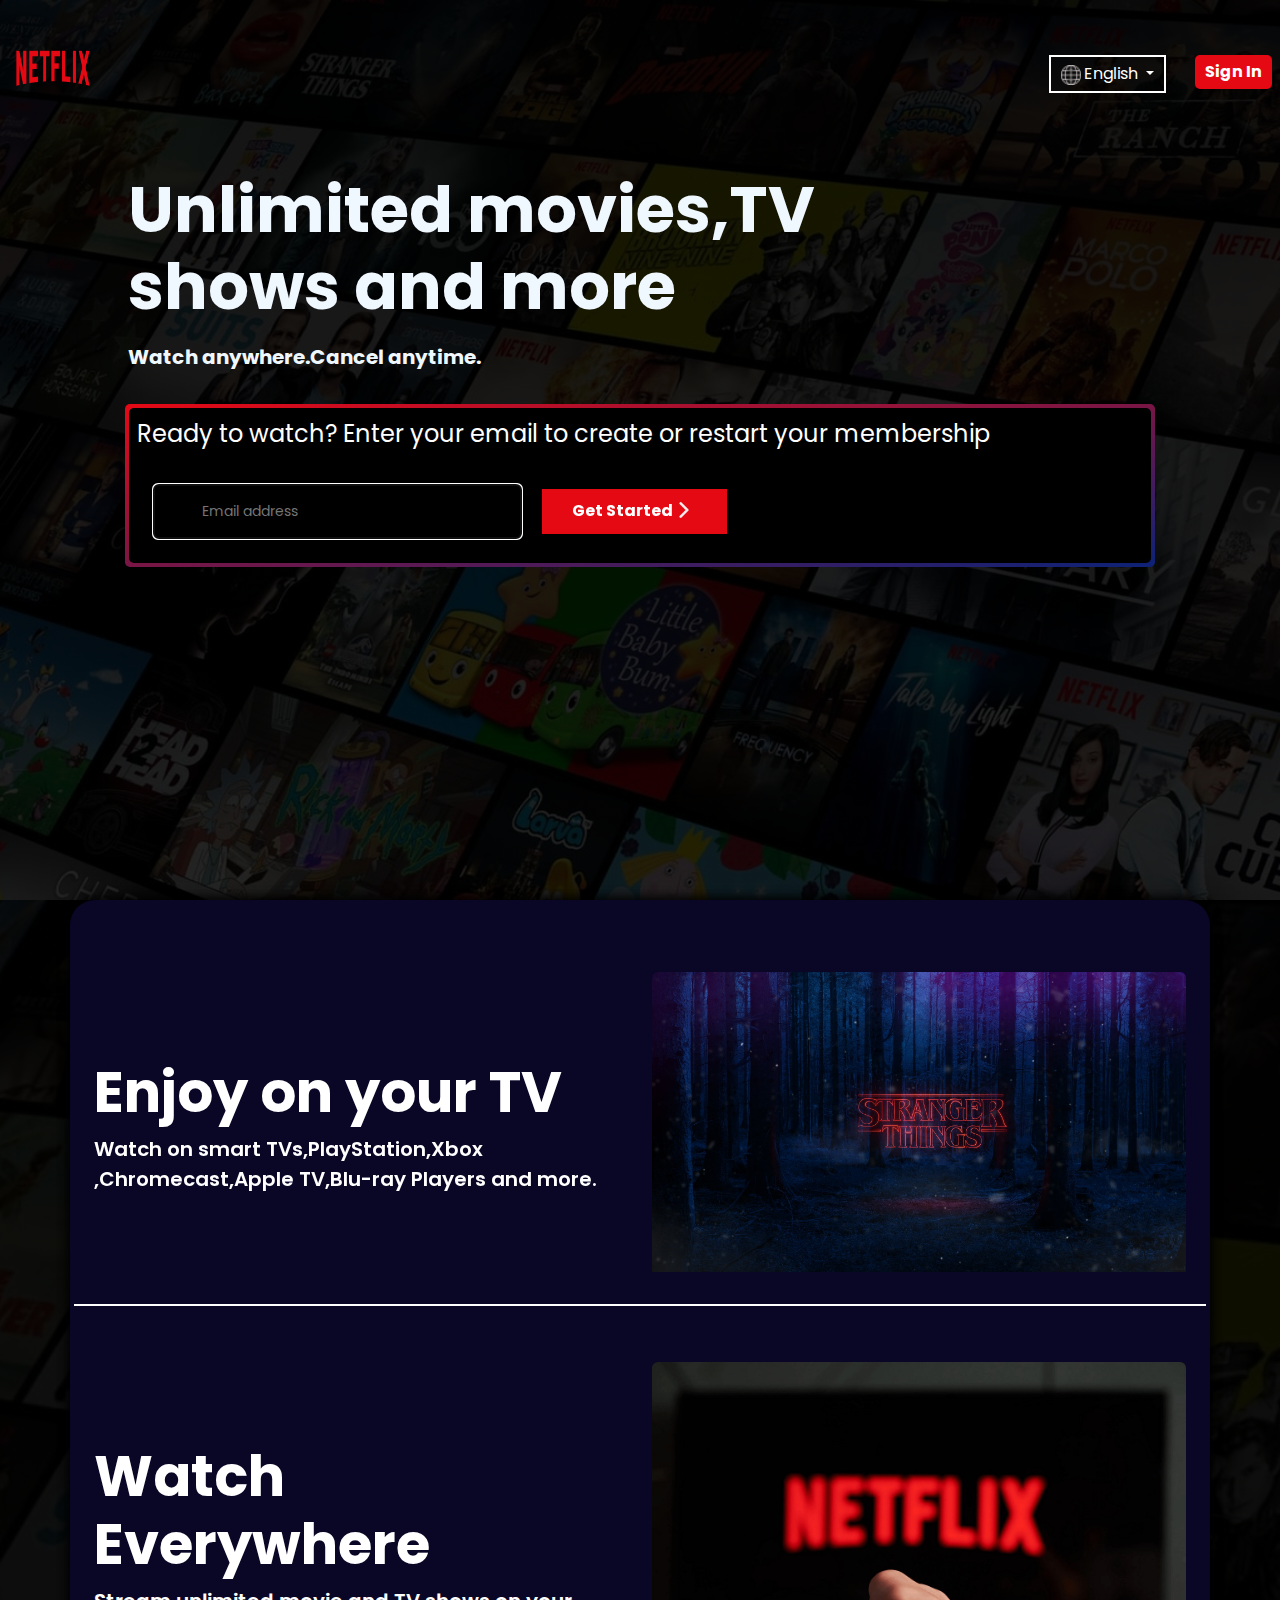
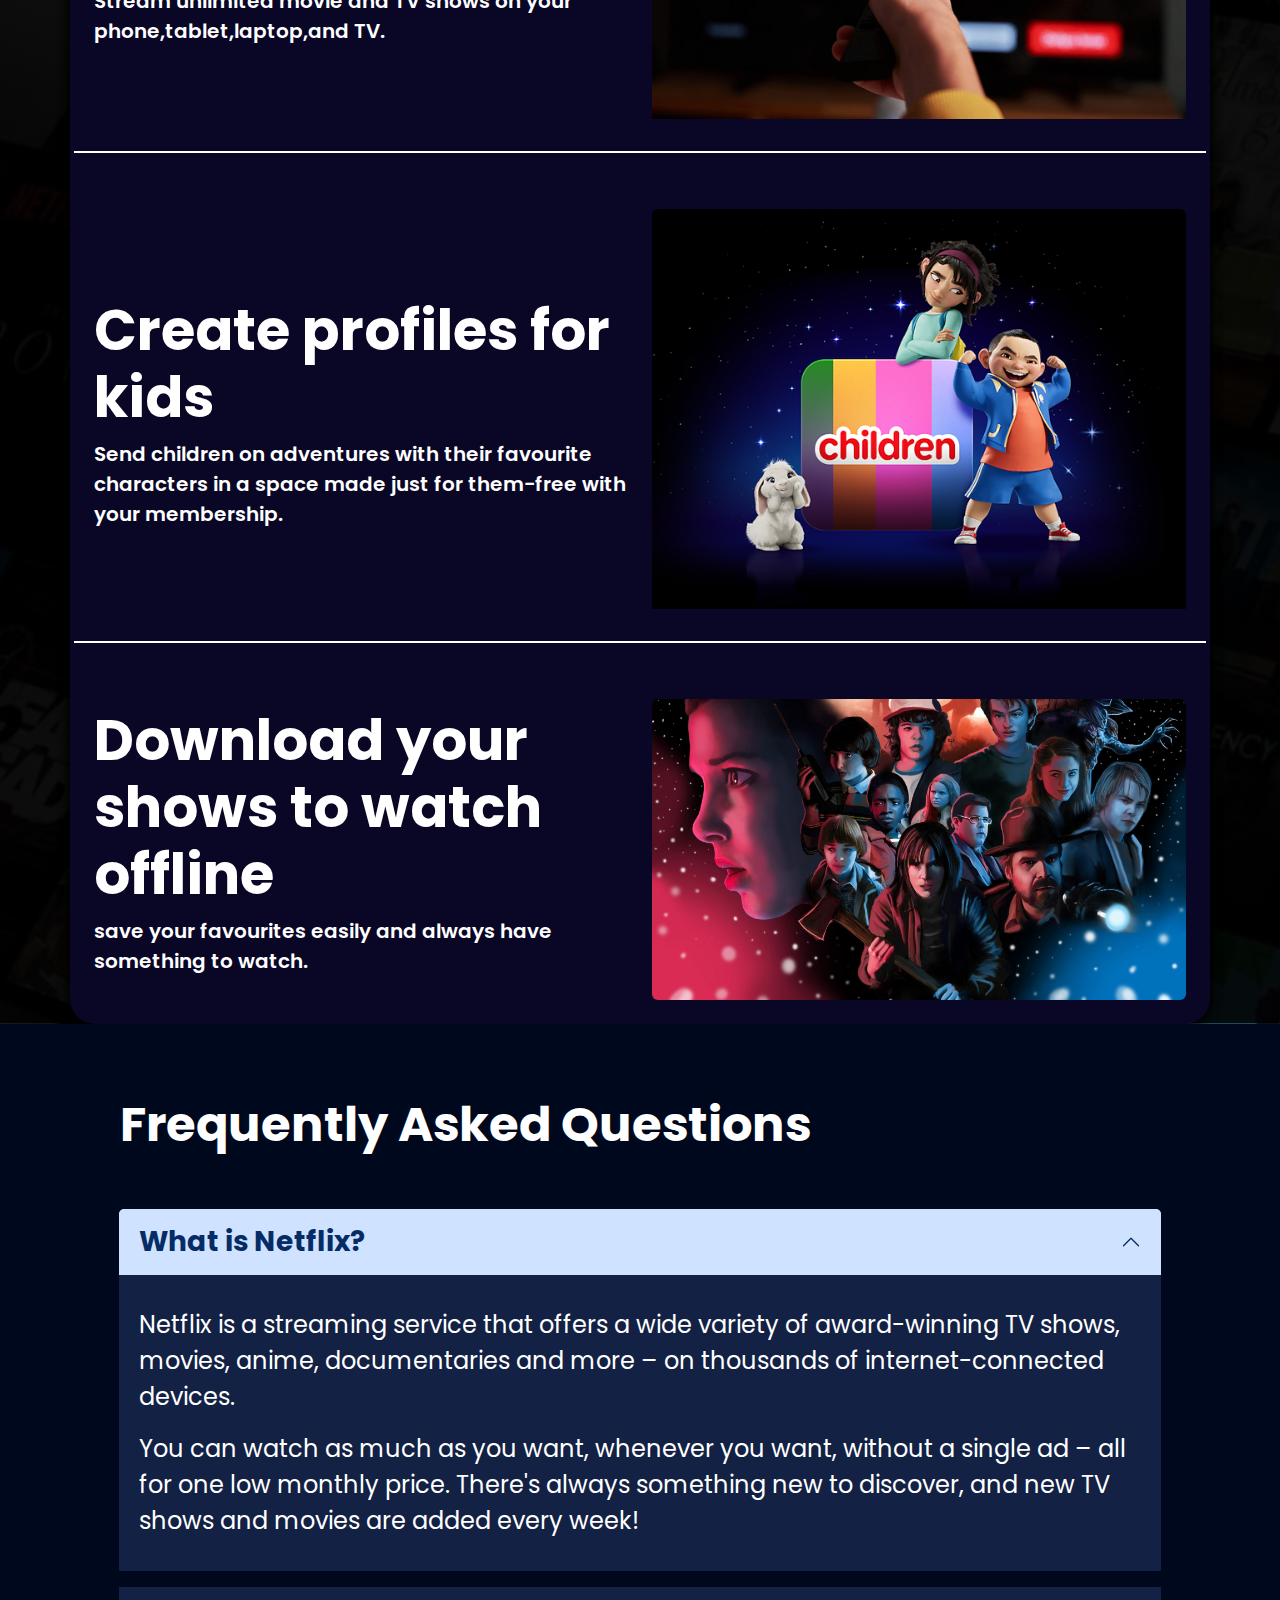
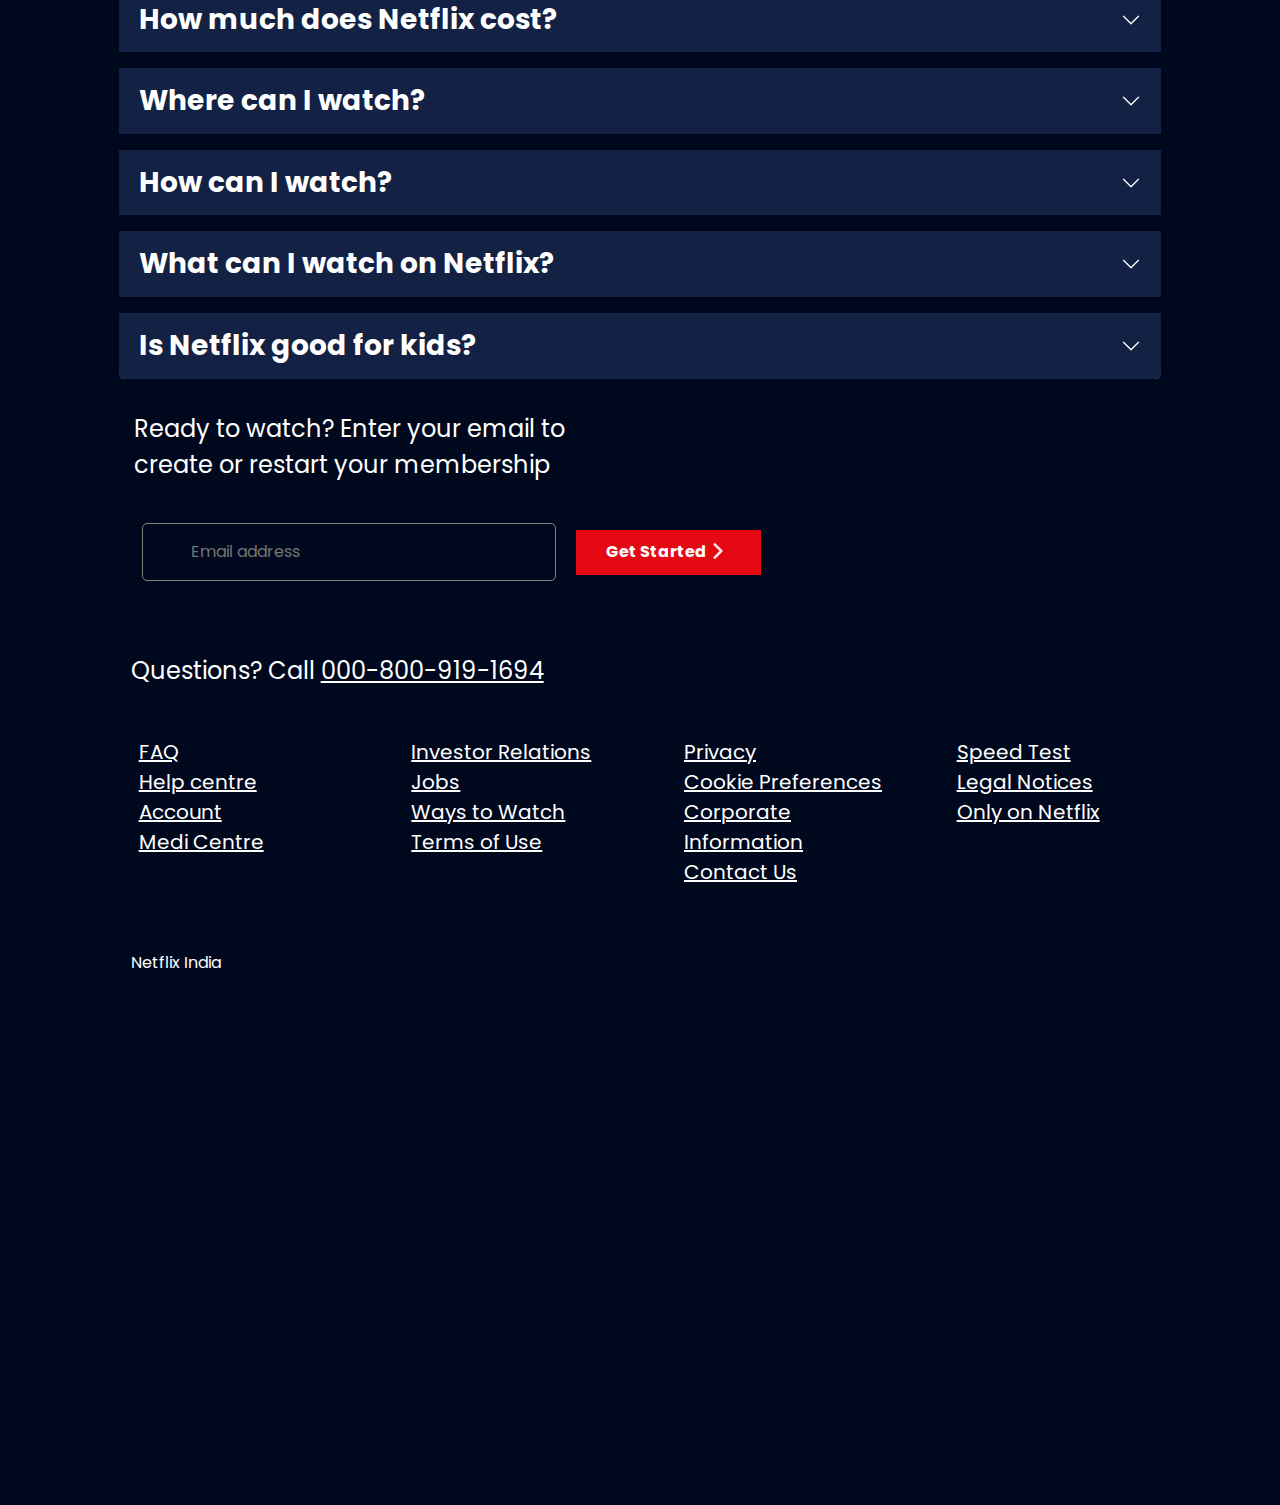
<file: index.html>
<!DOCTYPE html>
<html lang="en">
<head>
    <meta charset="UTF-8">
    <meta http-equiv="X-UA-Compatible" content="IE=edge">
    <meta name="viewport" content="width=device-width, initial-scale=1.0">
    <title>Netflix India</title>
    <link rel="icon" href="new2.png">
      <!-- applay bootstrap css-->
      <link href="https://cdn.jsdelivr.net/npm/bootstrap@5.2.3/dist/css/bootstrap.min.css" rel="stylesheet">
      <link rel="stylesheet" href="netflix.css">

      <!-- fonts -->
      <link rel="preconnect" href="https://fonts.googleapis.com">
      <link rel="preconnect" href="https://fonts.gstatic.com" crossorigin>
      <link href="https://fonts.googleapis.com/css2?family=Poppins&display=swap" rel="stylesheet">
</head>
<body>
    
    <div class="container-fluid col-12 p-2" id="container-fluid">


      <!-- navbar -->
     
      <nav class="navbar">


        <div class="container-fluid p-0">

          <p class="navbar-brand"><img src="netflixbg-0.png" alt="" width="90px" height="90px"></p>

          <div class="siginin">

            <!-- <select name="" id="" class="me-5">

              <option value=""><img src="internet.png" alt="" width="10px" height="10px">English</option>
              <option value="">Tamil</option>

            </select> -->

            <ul class="navbar-nav me-lg-2 me-sm-1">

              <li class="nav-item">
                <a class="nav-link dropdown-toggle" href="#" role="button" data-bs-toggle="dropdown" aria-expanded="false">
                  <img src="language.png" alt="" width="20px" height="20px">English
                </a>
                <ul class="dropdown-menu">
                  <li><a class="dropdown-item" href="#"><img src="language.png" alt="" width="20px" height="20px">Tamil</a></li>
                </ul>
              </li>
    
            </ul>


            <div class="ms-lg-3 ms-sm-auto">
              <button class="" onclick="change()">Sign In</button>
            </div>
           

          </div>

          

        </div>
     



      </nav>

      <!-- home -->
     

      <div class="container row mt-3 ms-5">
        <div class="col-10 mt-3" >

          <h1 class="text-start  fw-bold   ms-lg-5  display-3 ">Unlimited movies,TV shows and more</h1>
          <p class="text-start   fw-bold  ms-lg-5  mt-3 fs-5">Watch anywhere.Cancel anytime.</p>


        </div>
      </div>


      <div class="row  gg mt-3 ">
        <div class="col-6 gf p-1">
          <div class="col-6  p-2 bg">

            <p class="fs-4">Ready to watch? Enter your email to create or restart your membership</p>
            <div class="inputhome">
  
              <input type="email" placeholder="Email address" class=" form-control-sm m-lg-3 px-lg-5 px-0 py-lg-3" autofocus>
              <button class="mt-3 mb-3">Get Started <img src="right-arrow.png" alt=""style="margin: 3px 5px 6px 0px ;"></button>
            
            
            </div>


          </div>

        </div>
      </div>


<!-- m-lg-3 px-lg-5 py-lg-3 -->

    </div>

<!-- about -->

  <section id="about">

    <div class="container aboutcontainer p-sm-3 text-start">

        <div class="row aboutrow1 border-bottom border-white border-2 p-2 mt-5">

          <div class="col-lg-6 col-12 aboutcol1">
            <h1 class="display-4 fw-bold">Enjoy on your TV</h1>
            <p class="fs-5 text-start">Watch on smart TVs,PlayStation,Xbox <br> ,Chromecast,Apple TV,Blu-ray Players and more.</p>
          </div>

          <div class="col-lg-6 col-md-6 col-12 aboutcol1 py-lg-0 py-3">
            <img src="net2.jpg" alt=""class="img-fluid rounded pb-4">
          </div>

        </div>


        <div class="row aboutrow1 border-bottom border-white border-2  p-2 mt-5">

          <div class="col-lg-6 col-12 aboutcol1">
            <h1 class="display-4 fw-bold">Watch Everywhere</h1>
            <p class="fs-5">Stream unlimited movie and TV shows on your phone,tablet,laptop,and TV.</p>
          </div>

          <div class="col-lg-6 col-md-6 col-12 aboutcol1 py-lg-0 py-3">
            <img src="net1.png" alt=""class="img-fluid rounded pb-4">
          </div>

        </div>


        <div class="row aboutrow1 border-bottom border-white border-2  p-2 mt-5">

          <div class="col-lg-6 col-12 aboutcol1">
            <h1 class="display-4 fw-bold">Create profiles for kids</h1>
            <p class="fs-5">Send children on adventures with their favourite characters in a space made just for them-free with your membership.</p>
          </div>

          <div class="col-lg-6 col-md-6 col-12 aboutcol1 py-lg-0 py-3">
            <img src="net-4.png" alt=""class="img-fluid rounded pb-4">
          </div>

        </div>




        <div class="row aboutrow1 p-2 mt-5">

          <div class="col-lg-6 col-12 aboutcol1">
            <h1 class="display-4 fw-bold">Download your shows to watch offline</h1>
            <p class="fs-5">save your favourites easily and always have something to watch.</p>
          </div>

          <div class="col-lg-6 col-md-6 col-12 aboutcol1 py-lg-0 py-3">
            <img src="net-8.jpg" alt=""class="img-fluid rounded">
          </div>

        </div>


    </div>

  </section>


<!-- servics -->

  <section id="servics">

    <div class="p-5 ms-5 ">
        <h1 class="display-5 text-white fw-bold mt-4 ms-lg-4 text-lg-start text-center">Frequently Asked Questions</h1>
    </div>    


    <div class="container-fluid col-10" >

      <div class="accordion" id="accordionExample">
        <div class="accordion-item mb-3 border-0">
          <h2 class="accordion-header" id="headingOne">
            <button class="accordion-button fs-3 fw-bold servics-bg " type="button" data-bs-toggle="collapse" data-bs-target="#collapseOne" aria-expanded="true" aria-controls="collapseOne">
              What is Netflix?
            </button>
          </h2>
          <div id="collapseOne" class="accordion-collapse collapse show" aria-labelledby="headingOne" data-bs-parent="#accordionExample">
            <div class="accordion-body servics-bg-inner fs-5">
              <p class="mt-3 fs-4">
                Netflix is a streaming service that offers a wide variety of award-winning TV shows, movies, anime, documentaries and more – on thousands of internet-connected devices.
              </p>
              <p class="mt-3 fs-4"> 
                You can watch as much as you want, whenever you want, without a single ad – all for one low monthly price. There's always something new to discover, and new TV shows and movies are added every week!
              </p>
            </div>
          </div>
        </div>
        <div class="accordion-item mb-3  border-0">
          <h2 class="accordion-header" id="headingTwo">
            <button class="accordion-button collapsed fs-3 fw-bold servics-bg" type="button" data-bs-toggle="collapse" data-bs-target="#collapseTwo" aria-expanded="false" aria-controls="collapseTwo">
              How much does Netflix cost?
            </button>
          </h2>
          <div id="collapseTwo" class="accordion-collapse collapse" aria-labelledby="headingTwo" data-bs-parent="#accordionExample">
            <div class="accordion-body servics-bg-inner fs-5">
              <p class="mt-3 fs-4">
                Watch Netflix on your smartphone, tablet, Smart TV, laptop, or streaming device, all for one fixed monthly fee. Plans range from ₹ 149 to ₹ 649 a month. No extra costs, no contracts.
              </p>
            </div>
          </div>
        </div>
        <div class="accordion-item mb-3  border-0">
          <h2 class="accordion-header" id="headingThree">
            <button class="accordion-button collapsed fs-3 fw-bold servics-bg" type="button" data-bs-toggle="collapse" data-bs-target="#collapseThree" aria-expanded="false" aria-controls="collapseThree">
              Where can I watch?
            </button>
          </h2>
          <div id="collapseThree" class="accordion-collapse collapse" aria-labelledby="headingThree" data-bs-parent="#accordionExample">
            <div class="accordion-body servics-bg-inner fs-5">
              <p class="mt-3 fs-4">
                Watch anywhere, anytime. Sign in with your Netflix account to watch instantly on the web at netflix.com from your personal computer or on any internet-connected device that offers the Netflix app, including smart TVs, smartphones, tablets, streaming media players and game consoles.
              </p>
              <p class="mt-3 fs-4">
                You can also download your favourite shows with the iOS, Android, or Windows 10 app. Use downloads to watch while you're on the go and without an internet connection. Take Netflix with you anywhere.
              </p>
            </div>
          </div>
        </div>
        <div class="accordion-item mb-3  border-0">
          <h2 class="accordion-header" id="headingfour">
            <button class="accordion-button collapsed fs-3 fw-bold servics-bg" type="button" data-bs-toggle="collapse" data-bs-target="#collapsefour" aria-expanded="false" aria-controls="collapsefour">
              How can I watch?
            </button>
          </h2>
          <div id="collapsefour" class="accordion-collapse collapse" aria-labelledby="headingfour" data-bs-parent="#accordionExample">
            <div class="accordion-body servics-bg-inner fs-5">
              <p class="mt-3 fs-4">
                Netflix is flexible. There are no annoying contracts and no commitments. You can easily cancel your account online in two clicks. There are no cancellation fees – start or stop your account anytime.
              </p>
            </div>
          </div>
        </div>
        
        <div class="accordion-item mb-3  border-0">
          <h2 class="accordion-header" id="headingfive">
            <button class="accordion-button collapsed fs-3 fw-bold servics-bg" type="button" data-bs-toggle="collapse" data-bs-target="#collapsefive" aria-expanded="false" aria-controls="collapsefive">
              What can I watch on Netflix?
            </button>
          </h2>
          <div id="collapsefive" class="accordion-collapse collapse" aria-labelledby="headingfive" data-bs-parent="#accordionExample">
            <div class="accordion-body servics-bg-inner fs-5">
              <p class="mt-3 fs-4">
                Netflix has an extensive library of feature films, documentaries, TV shows, anime, award-winning Netflix originals, and more. Watch as much as you want, anytime you want.
              </p>
            </div>
          </div>
        </div>

        <div class="accordion-item mb-3  border-0">
          <h2 class="accordion-header" id="headingSix">
            <button class="accordion-button collapsed fs-3 fw-bold servics-bg" type="button" data-bs-toggle="collapse" data-bs-target="#collapseSix" aria-expanded="false" aria-controls="collapseSix">
             Is Netflix good for kids?
            </button>
          </h2>
          <div id="collapseSix" class="accordion-collapse collapse" aria-labelledby="headingSix" data-bs-parent="#accordionExample">
            <div class="accordion-body servics-bg-inner fs-5">
              <p class="fs-4 mt-3">
                The Netflix Kids experience is included in your membership to give parents control while kids enjoy family-friendly TV shows and films in their own space.
                <br>
                <p class="fs-4 mt-3">Kids profiles come with PIN-protected parental controls that let you restrict the maturity rating of content kids can watch and block specific titles you don’t want kids to see.</p>
              </p>  
            </div>
          </div>
        </div>
      </div>
     </div>
    </div>    
  </div>

 </div>


 <div class="row  gg mt-0 ">
  <div class="col-6 gfg  p-2">
    <div class="col-6  p-2 bgb">

      <p class="fs-4">Ready to watch? Enter your email to create or restart your membership</p>

    </div>
    <div class="inputhome">
  
      <input type="email" placeholder="Email address" class="m-lg-3 m-0 px-lg-5 px-0 py-lg-3">
      <button class="mt-3 mb-3">Get Started <img src="right-arrow.png" alt=""style="margin: 3px 5px 6px 0px ;"></button>
    
    
    </div>

  </div>
</div>

  </section>




<!-- footer -->

<section id="footer"> 
  <div class="contaioner-fluid col-10 mt-5">

    <p class="fs-4 ms-4">Questions? Call <a href="">000-800-919-1694</a></p>
    <div class="row mt-5">
  
      <div class="col-lg-3 col-md-6 col-12 fs-5">
        <ul>
          <li>
           <a href="">FAQ</a> 
          </li>
          <li>
            <a href="">Help centre</a>
          </li>
          <li>
            <a href="">Account</a>
          </li>
          <li>
            <a href="">Medi Centre</a>
          </li>
        </ul>
      </div>
  
      <div class="col-lg-3 col-md-6 col-12 fs-5">
        <ul>
          <li>
           <a href="">Investor Relations</a> 
          </li>
          <li>
            <a href="">Jobs</a>
          </li>
          <li>
            <a href="">Ways to Watch</a>
          </li>
          <li>
            <a href="">Terms of Use</a>
          </li>
        </ul>
      </div>
  
      <div class="col-lg-3 col-md-6 col-12 fs-5">
        <ul>
          <li>
           <a href="">Privacy</a> 
          </li>
          <li>
            <a href="">Cookie Preferences</a>
          </li>
          <li>
            <a href="">Corporate Information</a>
          </li>
          <li>
            <a href="">Contact Us</a>
          </li>
        </ul>
      </div>
  
      <div class="col-lg-3 col-md-6 col-12 fs-5">
        <ul>
          <li>
           <a href="">Speed Test</a> 
          </li>
          <li>
            <a href="">Legal Notices</a>
          </li>
          <li>
            <a href="">Only on Netflix</a>
          </li>
  
        </ul>
      </div>
  
  
  
    </div>

    <p class="ms-4 mt-5 text-start ">Netflix India</p>



  </div>








</section>



<script>
 function change(){
  window.location="sign.html"
 }
</script>







      <!-- applying js bootstrap -->


      <script src="https://cdn.jsdelivr.net/npm/bootstrap@5.2.3/dist/js/bootstrap.bundle.min.js"></script>
</body>
</html>
</file>
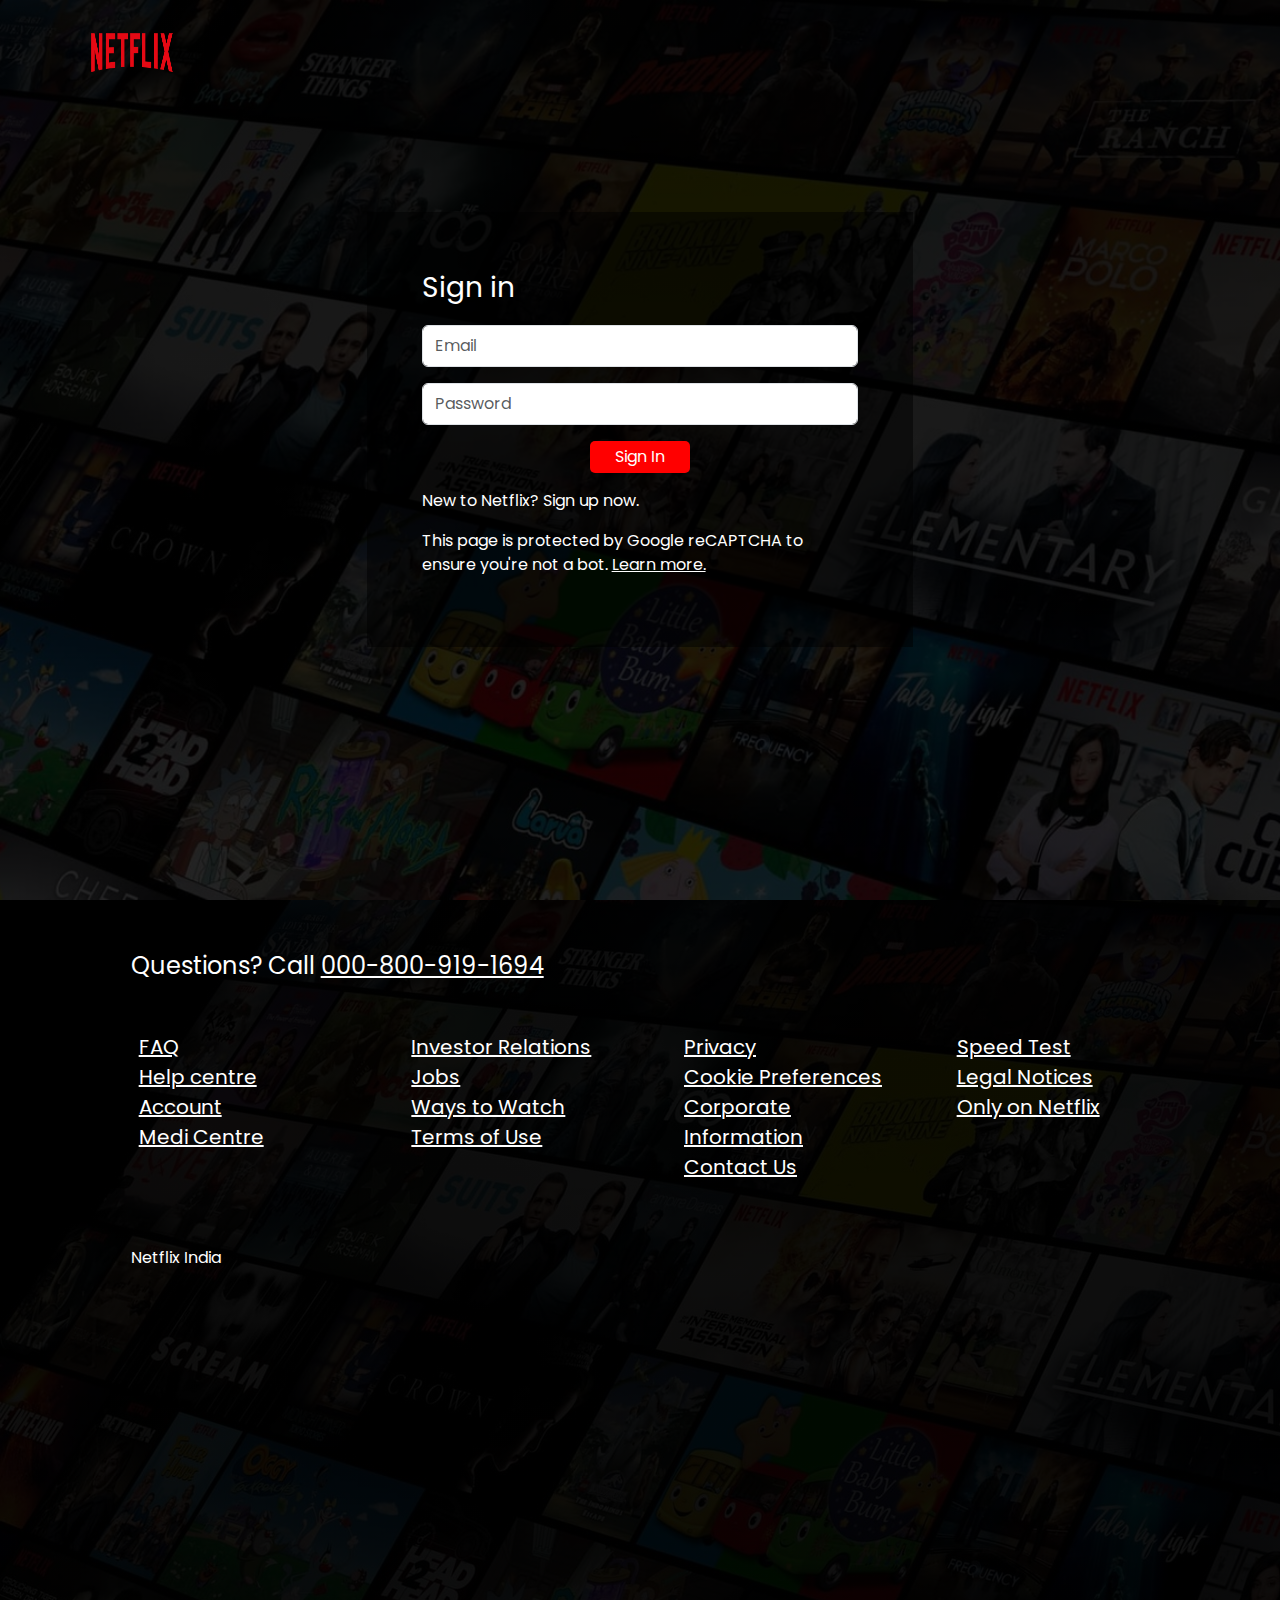
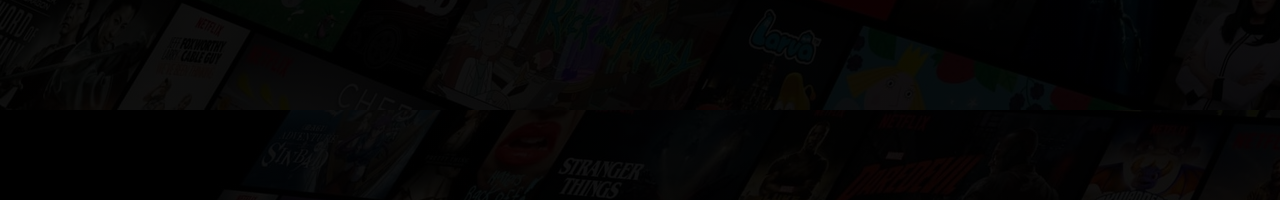
<file: sign.html>
<!DOCTYPE html>
<html lang="en">
<head>
  <meta charset="UTF-8">
  <meta http-equiv="X-UA-Compatible" content="IE=edge">
  <meta name="viewport" content="width=device-width, initial-scale=1.0">
  <title>Netflix</title>
  <link rel="icon" href="new2.png">
  <!-- applay bootstrap css-->
  <link href="https://cdn.jsdelivr.net/npm/bootstrap@5.2.3/dist/css/bootstrap.min.css" rel="stylesheet">
  <link rel="stylesheet" href="sign.css">

  <!-- fonts -->
  <link rel="preconnect" href="https://fonts.googleapis.com">
  <link rel="preconnect" href="https://fonts.gstatic.com" crossorigin>
  <link href="https://fonts.googleapis.com/css2?family=Poppins&display=swap" rel="stylesheet">
</head>
<body>

<section id="container-fluid">
  <div class="container">
    <p class="navbar-brand"><img src="netflixbg-0.png" alt="" width="100px" height="100px"></p>
  </div>
  
  <div class="container mt-5 pt-5">
    <div class="row">
      <div class="col-12 col-sm-8 col-md-6 m-auto">
        <div class="card">
          <div class="card-body">
            <form action="">
              <label for="" class="fs-3">Sign in</label>
              <input type="email" class="form-control my-3 py-2" placeholder="Email">
              <input type="password" class="form-control my-3 py-2" placeholder="Password">
               <div class="text-center">
                <button>Sign In</button>
               </div>
                <div class="para">
                  <p class="mt-3">New to Netflix? Sign up now.</p>
                  <p class="mt-3">This page is protected by Google reCAPTCHA to ensure you're not a bot. <a href="">Learn more.</a> </p>
                </div>     
            </form>
          </div>
        </div>
      </div>
    </div>
  </div>

</section>
 
<!-- footer -->

<section id="footer"> 
  <div class="contaioner-fluid col-10 mt-5">

    <p class="fs-4 ms-4">Questions? Call <a href="">000-800-919-1694</a></p>
    <div class="row mt-5">
  
      <div class="col-lg-3 col-md-6 col-12 fs-5">
        <ul>
          <li>
           <a href="">FAQ</a> 
          </li>
          <li>
            <a href="">Help centre</a>
          </li>
          <li>
            <a href="">Account</a>
          </li>
          <li>
            <a href="">Medi Centre</a>
          </li>
        </ul>
      </div>
  
      <div class="col-lg-3 col-md-6 col-12 fs-5">
        <ul>
          <li>
           <a href="">Investor Relations</a> 
          </li>
          <li>
            <a href="">Jobs</a>
          </li>
          <li>
            <a href="">Ways to Watch</a>
          </li>
          <li>
            <a href="">Terms of Use</a>
          </li>
        </ul>
      </div>
  
      <div class="col-lg-3 col-md-6 col-12 fs-5">
        <ul>
          <li>
           <a href="">Privacy</a> 
          </li>
          <li>
            <a href="">Cookie Preferences</a>
          </li>
          <li>
            <a href="">Corporate Information</a>
          </li>
          <li>
            <a href="">Contact Us</a>
          </li>
        </ul>
      </div>
  
      <div class="col-lg-3 col-md-6 col-12 fs-5">
        <ul>
          <li>
           <a href="">Speed Test</a> 
          </li>
          <li>
            <a href="">Legal Notices</a>
          </li>
          <li>
            <a href="">Only on Netflix</a>
          </li>
  
        </ul>
      </div>
  
  
  
    </div>

    <p class="ms-4 mt-5 text-start ">Netflix India</p>



  </div>


  



        <!-- applying js bootstrap -->
        <script src="https://cdn.jsdelivr.net/npm/bootstrap@5.2.3/dist/js/bootstrap.bundle.min.js"></script>
</body>
</html>
</file>
<file: netflix.css>
*{
    padding: 0;
    margin: 0;
    box-sizing: border-box;
    font-family:'Poppins', sans-serif !important;
}
html{
    scroll-behavior: smooth;
}
body{

    background: linear-gradient(to top,rgba(0, 0, 0, 0.815),rgba(0, 0, 0, 0.904)), url(netflix-bg.jpg);
}

#container-fluid{
    background: linear-gradient(to top,rgba(0, 0, 0, 0.815),rgba(0, 0, 0, 0.904)), url(netflix-bg.jpg);
    width: 100%;
    min-height: 100vh;
    background-repeat: no-repeat;
    background-position: right;
    background-size: cover;
    color: aliceblue;
    /* z-index: -1; */
    /* position: relative; */
}
.siginin{
    display: flex;
}
.navbar-nav{
    border: 1px solid white;
    color: white;
}
.nav-link{
    border: 1px solid white;
    color: white;
    padding: 5px 10px;
}
.nav-link:hover{
    color: aliceblue;
}
.nav-link img{
    margin-right: 3px;
}
.siginin button{
    background-color:rgb(229,9,20);
    color: white;
    padding: 5px 10px;
    border-radius: 5px;
    font-weight: bolder;
     margin-left: 5px;
     border: none;
     outline: none;
     transition: 1s;
}
.siginin button:hover{
    background-color:white;
    color:rgb(229,9,20);
    border: 1px solid rgb(229,9,20);
    transition: 1s;
}
/* home */

/* .homerow{ */
    /* display: flex;
    align-items: center;
    justify-content: center; */
/* } */

.gg{
    /* background-color: aqua; */
    display: flex;
    align-items: center;
    justify-content: center;
   
}
.bg{
    /* background: linear-gradient(to right, red, purple); */
    background-color: black;
    width: 100%;
    height: 100%;
    border-radius: 5px;
}
.gf{
    /* background-color: blueviolet; */
    /* border: 3px solid; */
    /* border-bottom:5px solid rgb(14,36,119);
    border-right:5px solid   rgb(14,36,119);
    border-top:5px solid rgb(164,14,49);
    border-left:5px solid rgb(164,14,49); */
   
    border-radius: 5px;
    /* background-color: black; */
    background: linear-gradient(to bottom right,#e50914, #0c2277);
    color: white;
    width: 80%;
    
  
}
.inputhome input{
    border: 1px solid gray;
    background: transparent;
    padding: 10px 0px;
    border-radius: 5px;
    color: white;
}
.inputhome button{
    background-color: rgb(229,9,20);
    color: white;
    font-weight: bold;
    padding: 10px 30px;
    border: none;
    outline: none;

}
.inputhome button:hover{
    background-color: white;
    border: 1px solid #e50914;
    transition: 1s;
    color: #e50914;
    
}


/* rgb(9,6,38) */

/* about */
#about{
    background: linear-gradient(to top,rgba(0, 0, 0, 0.925),rgba(0, 0, 0, 0.925)), url(netflix-bg.jpg);
    width: auto;
    height: auto;
    background-repeat: no-repeat;
    background-position:bottom;
    background-size: cover;
}

.aboutcontainer{
    background-color: #e50914;
    background-color: rgb(9,6,38);
    border-radius: 25px;
    padding: 20px;
    box-shadow: 1px 2px 10px 2px rgba(0, 0, 0, 0.671),-1px -2px 10px 2px rgba(0, 0, 0, 0.678);
} 


.aboutcol1{
    color:rgb(255,255,255);
    font-weight: 600;
}
.aboutrow1{
    display: flex;
    align-items: center;
    /* border-bottom-width: 50%;
    border-bottom: 2px solid red; */
}

/* servics */

#servics{
    width: 100%;
    min-height: 100vh;
    background-color:rgb(0,8,29);
    /* display: flex;
    align-items: center;
    justify-content: center;
    flex-direction:column; */
}
/* #servics .container-fluid{
    background-color: black;
    color: white;

} */
/* #servics .container-fluid .col-11{
    background-color: pink;
    color: blue;
} */

.servics-bg{
    background-color: #132144;
    color: white;
    border: none;
    outline: none;
}
.servics-bg-inner{
    background-color: #132144;
    color: white;
    border: none;
    outline: none;
}
.accordion-button.collapsed {
    background-color: #132144;
    border: none;
    outline: none;
    transition: 1s;
  }
  
  .accordion-button.collapsed::after {
    background-color: #132144;
    border: none;
    outline: none;
    transition: 1s;
    background-image: url("data:image/svg+xml,%3csvg xmlns='http://www.w3.org/2000/svg' viewBox='0 0 16 16' fill='%23fff'%3e%3cpath fill-rule='evenodd' d='M1.646 4.646a.5.5 0 0 1 .708 0L8 10.293l5.646-5.647a.5.5 0 0 1 .708.708l-6 6a.5.5 0 0 1-.708 0l-6-6a.5.5 0 0 1 0-.708z'/%3e%3c/svg%3e");
  }
  .accordion-toggle.collapsed::after {
    background-color:#132144;
  }
  .accordion-button:focus {
    box-shadow: none;
    border-color: rgba(0,0,0,.125) t;
}
.gfg{
    /* background-color: blueviolet; */
    /* border: 3px solid; */
    /* border-bottom:5px solid rgb(14,36,119);
    border-right:5px solid   rgb(14,36,119);
    border-top:5px solid rgb(164,14,49);
    border-left:5px solid rgb(164,14,49); */
   
    border-radius: 5px;
    background-color:rgb(0,8,29);
    /* background: linear-gradient(to bottom right,#e50914, #0c2277); */
    color: white;
    width: 80%;
  
}
.bgb{
    background-color:rgb(0,8,29);
}


/* footer */

#footer{
    width: 100%;
    min-height: 100vh;
    background-color:rgb(0,8,29);
    color: white;
    display: flex;
    /* justify-content: center; */
    align-items: center;
    flex-direction: column;
}
li a{
    color: white;
    transition: 1s;
}
li a:hover{
    color:red;
    text-decoration: none;
    transition: 1s;
    border-left: 1px solid red;
}
p a{
    color: white;
}
ul{
    list-style-type: none;
}
.footul{
    width: 40%;
}

/* coomon */
</file>
<file: sign.css>
*{
    padding: 0;
    margin: 0;
    box-sizing: border-box;
    font-family:'Poppins', sans-serif !important;
}
html{
    scroll-behavior: smooth;
}


#container-fluid{
    background: linear-gradient(to top,rgba(0, 0, 0, 0.815),rgba(0, 0, 0, 0.904)), url(netflix-bg.jpg);
    width: 100%;
    min-height: 100vh;
    background-repeat: no-repeat;
    background-position: right;
    background-size: cover;
    color: aliceblue;
    display: flex;
    align-items: center;
    flex-direction: column;
    /* z-index: -1; */
    /* position: relative; */
    /* flex-direction: column; */
}
.middle{
    width: 100%;
    height: auto;
    display: flex;
    align-items: center;
    justify-content: center;
    flex-direction: column;
    /* background-color: black; */
}
.middle .col-12{
    display: flex;
    align-items: center;
    justify-content: center;
    flex-direction: column;

}
.form-check{
    background-color: black;
    background: rgba(0,0,0,0.8);
    width: 500px;
    height: 500px;
}
.card-body{
    /* background-color: rgba(58, 57, 57, 0.918); */
    background: rgba(0, 0, 0, 0.5);
    padding: 10%;
    color: white;
    border: none;
    outline: none;
}
.card{
    border: none;
    outline: none;
    border-radius: 5px;
    /* background: rgba(0,0,0,0.8); */
    background: transparent;
}
.card-body button{
    outline: none;
    border: none;
    padding: 4px 25px;
    border-radius: 5px;
    color: white;
    background-color: red;
    transition: 1s;
}
.card-body button:hover{
    transition: 1s;
    border: 1px solid red;
    background-color: white;
    color: red;
}
/* footer */

#footer{
    width: 100%;
    min-height: 100vh;
    background-color:rgb(0,8,29);
    background: linear-gradient(to top,rgba(0, 0, 0, 0.918),rgba(0, 0, 0, 0.932)), url(netflix-bg.jpg);
    color: white;
    display: flex;
    /* justify-content: center; */
    align-items: center;
    flex-direction: column;
}
li a{
    color: white;
    transition: 1s;
}
li a:hover{
    color:red;
    text-decoration: none;
    transition: 1s;
    border-left: 1px solid red;
}
p a{
    color: white;
}
ul{
    list-style-type: none;
}
.footul{
    width: 40%;
}
</file>
